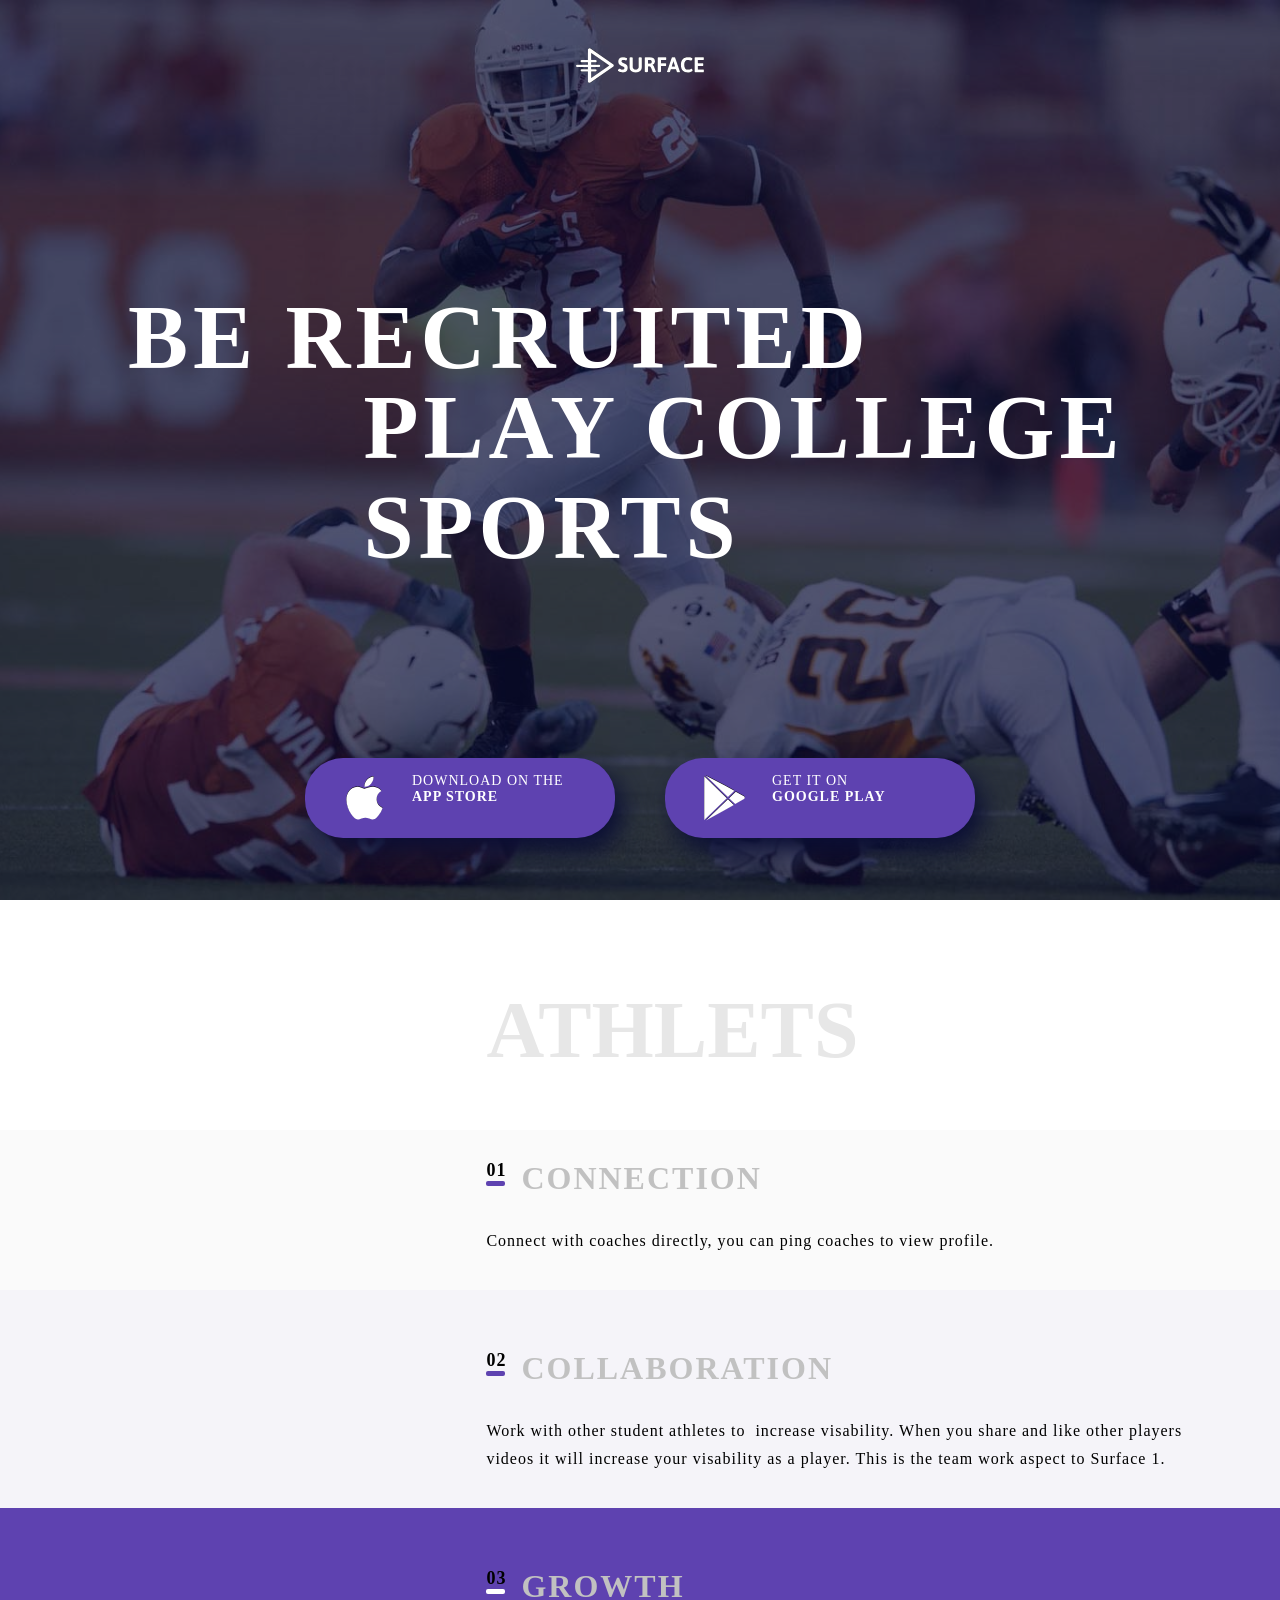
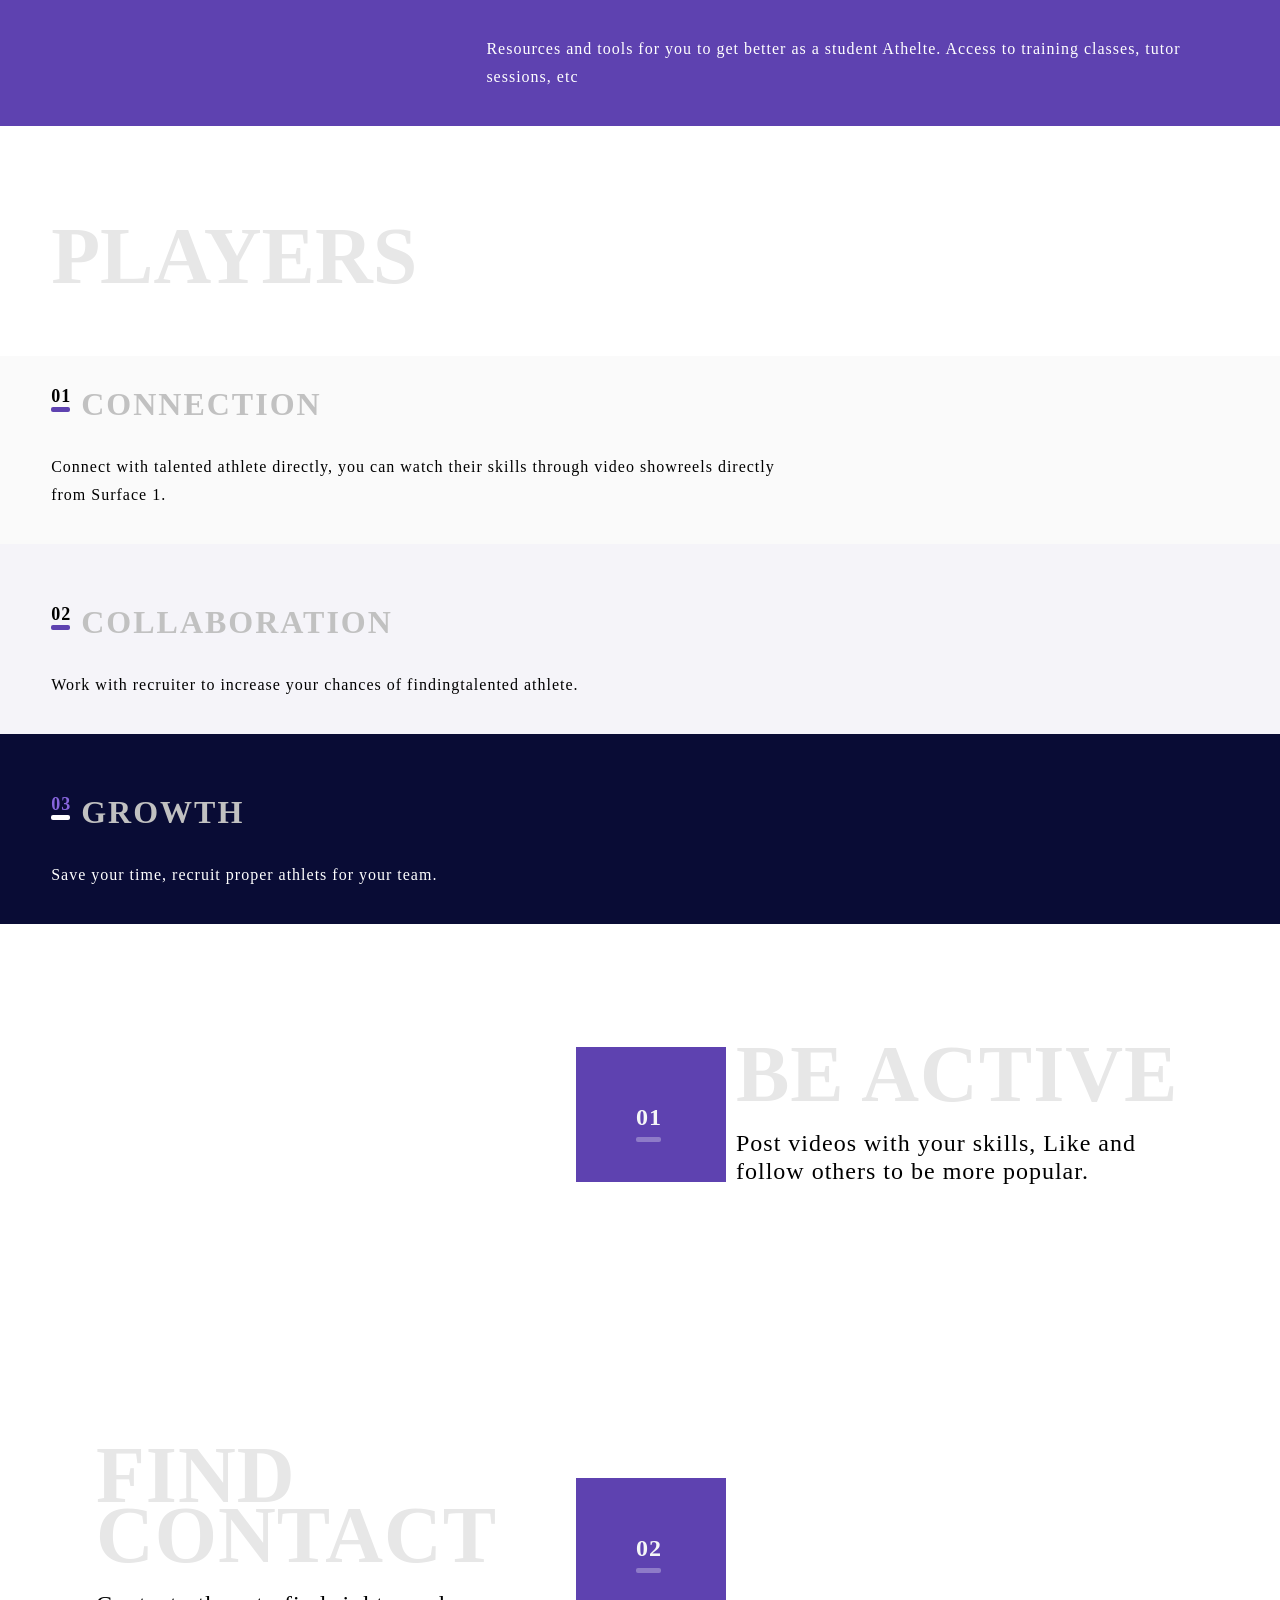
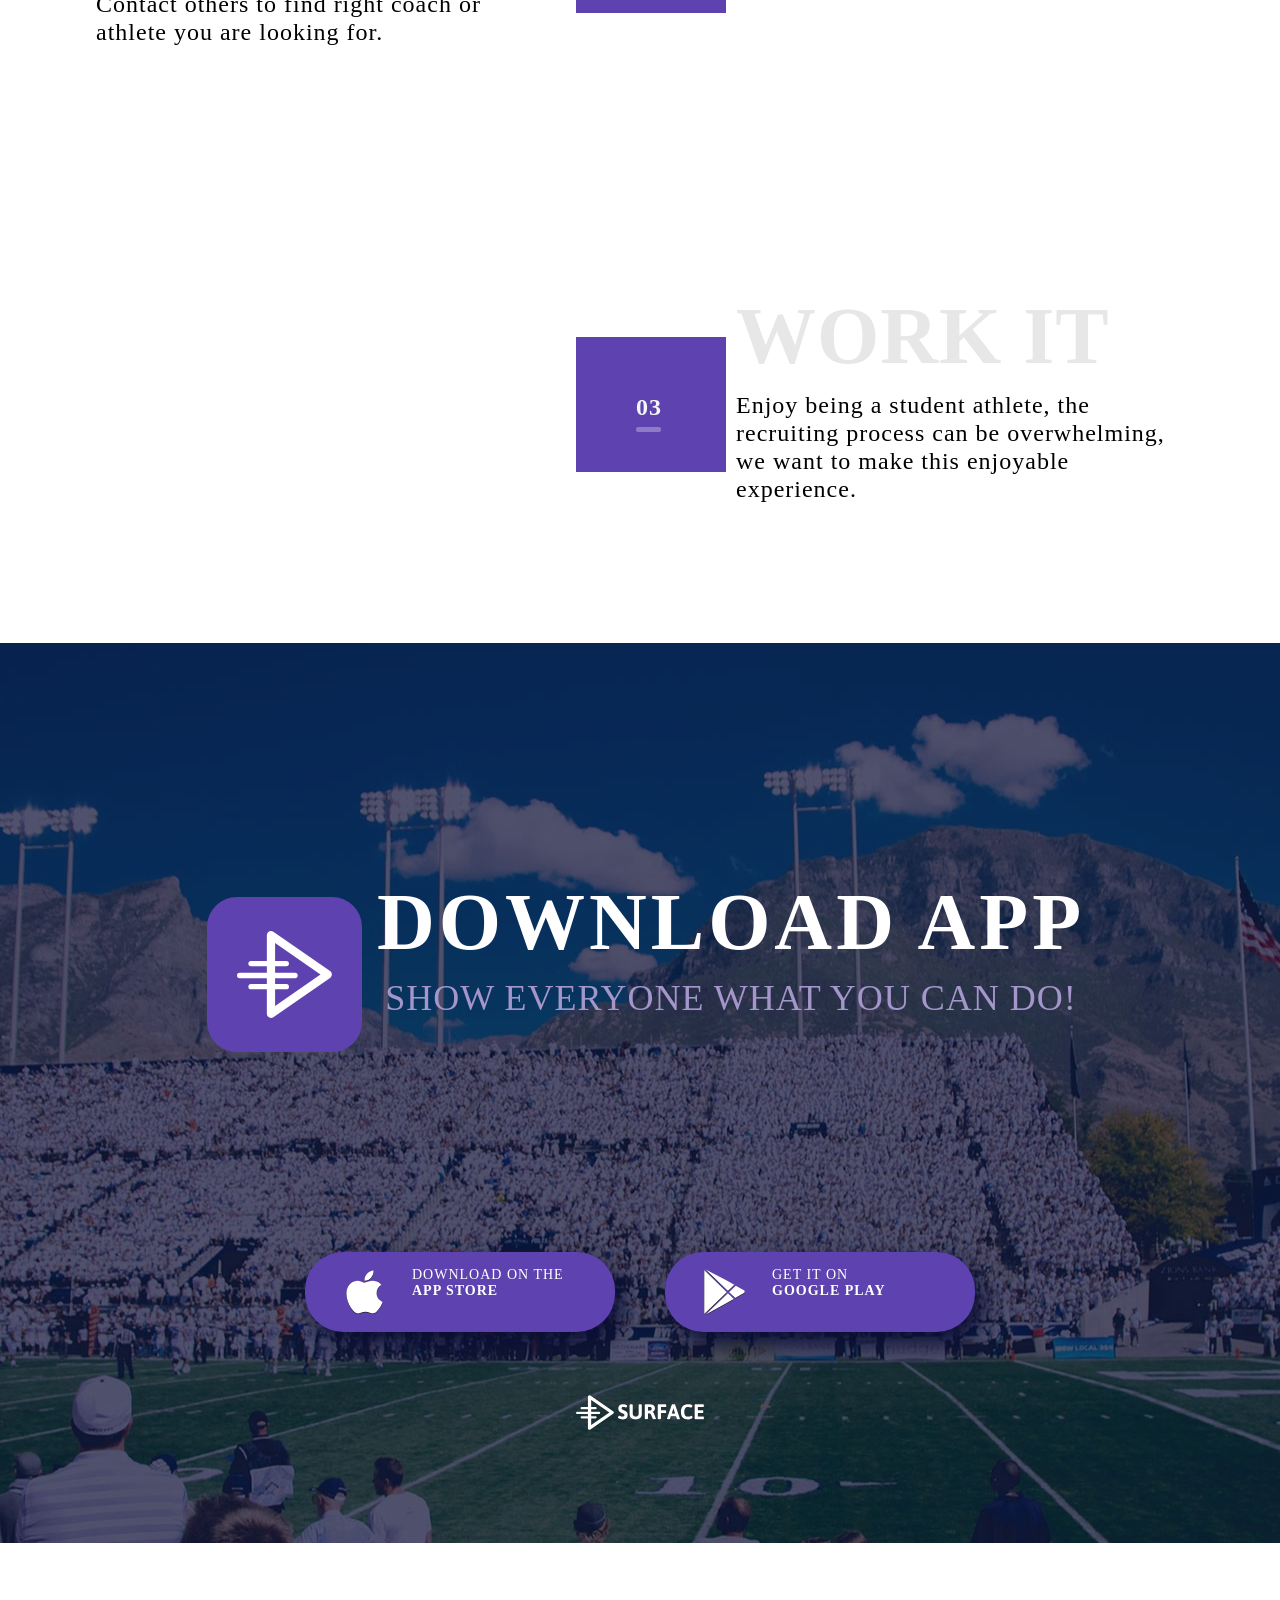
<file: index.html>
<!DOCTYPE html>
<html lang="en">

<head>
  <meta charset="UTF-8">
  <meta name="viewport" content="width=device-width, initial-scale=1.0">
  <title>MQ diploma</title>
  <link rel="stylesheet" href="css/style.css">
</head>

<body>
  <header class="welcome">
    <div class="container">
      <svg class="header-logo" xmlns="http://www.w3.org/2000/svg" viewBox="0 0 972 264">
        <g fill="#ffffff" fill-rule="evenodd">
          <g fill-rule="nonzero" stroke-linecap="round" stroke-linejoin="round">
            <path
              d="M115.5 36.848v190.304L253.03 132 115.5 36.848zM282.112 142.28l-172 119c-8.29 5.736-19.612-.198-19.612-10.28V13c0-10.082 11.321-16.016 19.612-10.28l172 119c7.184 4.97 7.184 15.59 0 20.56z" />
            <path
              d="M42.5 107h107a8 8 0 1 0 0-16h-107a8 8 0 1 0 0 16zm0 70h107a8 8 0 1 0 0-16h-107a8 8 0 1 0 0 16zM8 143h168a8 8 0 1 0 0-16H8a8 8 0 1 0 0 16z" />
          </g>
          <path
            d="M356.505 184.362c-7.63 0-14.335-.772-20.117-2.316-5.782-1.544-10.202-3.436-13.26-5.676-3.057-2.24-4.586-4.36-4.586-6.357 0-1.575.59-3.512 1.77-5.813 1.182-2.3 2.59-4.283 4.224-5.95 1.635-1.664 2.997-2.496 4.087-2.496.666 0 2.09.575 4.27 1.725 3.268 1.695 6.37 3.057 9.308 4.086 2.937 1.03 6.313 1.544 10.127 1.544 4.238 0 7.826-.832 10.762-2.497 2.936-1.665 4.404-4.587 4.404-8.764 0-2.423-.757-4.512-2.27-6.268-1.514-1.756-3.452-3.24-5.813-4.45-2.36-1.21-5.57-2.634-9.626-4.27l-7.175-3.087c-4.36-2.12-8.1-4.45-11.217-6.993-3.118-2.543-5.66-5.903-7.63-10.08-1.967-4.18-2.95-9.295-2.95-15.35 0-7.386 1.816-13.532 5.45-18.436 3.632-4.904 8.354-8.507 14.167-10.808 5.812-2.3 12.048-3.45 18.71-3.45 5.448 0 10.382.56 14.802 1.68 4.42 1.12 7.887 2.557 10.4 4.313 2.512 1.757 3.768 3.513 3.768 5.27 0 1.452-.47 3.314-1.407 5.584-.94 2.27-2.104 4.254-3.497 5.95-1.393 1.694-2.694 2.542-3.905 2.542-.544 0-1.513-.303-2.905-.908a51.939 51.939 0 0 0-6.767-2.225c-2.27-.575-5.04-.863-8.31-.863-5.63 0-9.536.893-11.715 2.68-2.18 1.785-3.27 3.89-3.27 6.31 0 2.786.742 5.117 2.225 6.994 1.484 1.877 3.36 3.42 5.63 4.632 2.27 1.21 5.435 2.604 9.492 4.178 6.115 2.603 11.11 5.07 14.985 7.402 3.875 2.33 7.22 5.676 10.036 10.035 2.816 4.36 4.224 9.93 4.224 16.712 0 8.295-1.74 15.092-5.222 20.39-3.482 5.297-7.962 9.127-13.442 11.488-5.48 2.362-11.398 3.542-17.755 3.542h-.002zm96.724 0c-9.81 0-18.21-1.544-25.204-4.632-6.993-3.087-12.337-7.553-16.03-13.396-3.693-5.842-5.54-12.88-5.54-21.115V74.832c0-1.756.787-3.073 2.36-3.95 1.576-.88 4.028-1.318 7.358-1.318h5.45c3.33 0 5.766.44 7.31 1.317 1.544.878 2.316 2.195 2.316 3.95v68.752c0 3.754.923 7.114 2.77 10.08 1.847 2.968 4.435 5.284 7.765 6.95 3.33 1.664 7.145 2.496 11.444 2.496 4.297 0 8.127-.832 11.487-2.497 3.36-1.665 5.98-3.98 7.856-6.948 1.877-2.967 2.816-6.327 2.816-10.08V74.832c0-1.756.77-3.073 2.315-3.95 1.544-.88 3.98-1.318 7.31-1.318h5.36c3.33 0 5.766.44 7.31 1.317 1.544.878 2.316 2.195 2.316 3.95v70.387c0 8.233-1.846 15.272-5.54 21.114-3.692 5.843-9.036 10.31-16.03 13.396-6.992 3.088-15.393 4.632-25.2 4.632l.001.002zm78.376-1.09c-6.478 0-9.717-1.695-9.717-5.085V76.377c0-2.24.513-3.86 1.543-4.86 1.03-.998 2.664-1.497 4.904-1.497h31.515c26.76 0 40.142 10.08 40.142 30.243 0 6.115-1.71 11.382-5.13 15.802-3.422 4.42-8.01 7.72-13.76 9.9v.636c1.998.848 4.102 2.665 6.312 5.45s3.98 5.933 5.313 9.445l14.257 35.51c.485 1.454.727 2.483.727 3.09 0 2.118-3.21 3.177-9.627 3.177h-6.63c-5.39 0-8.507-1.12-9.354-3.36l-12.806-31.515c-1.21-2.42-2.377-4.298-3.497-5.63-1.12-1.332-2.68-2.347-4.677-3.043-1.998-.696-4.692-1.044-8.083-1.044h-6.267v39.507c0 3.39-3.24 5.085-9.717 5.085h-5.45l.002-.001zm30.425-66.026c2.18 0 4.24-.62 6.177-1.862 1.938-1.24 3.48-2.92 4.632-5.04 1.15-2.12 1.724-4.45 1.724-6.993 0-3.753-1.226-6.735-3.678-8.945s-5.767-3.315-9.945-3.315h-14.167v26.156h15.258l-.001-.001zm68.116 66.026c-6.478 0-9.717-1.695-9.717-5.085V76.377c0-2.24.513-3.86 1.543-4.86 1.03-.998 2.664-1.497 4.904-1.497h53.947c1.696 0 2.922.635 3.678 1.907.757 1.27 1.136 3.33 1.136 6.176v4.904c0 2.846-.38 4.904-1.136 6.176-.756 1.27-1.982 1.907-3.678 1.907h-35.51v23.613h34.33c1.695 0 2.936.636 3.723 1.907.787 1.272 1.18 3.3 1.18 6.085v4.995c0 2.846-.393 4.92-1.18 6.222-.787 1.3-2.028 1.952-3.723 1.952h-34.33v42.323c0 3.39-3.24 5.085-9.718 5.085h-5.45.001zm70.205 0c-6.6 0-9.9-1.18-9.9-3.542 0-.666.213-1.634.637-2.906l35.6-103.807c.85-2.3 3.907-3.452 9.174-3.452h8.357c5.267 0 8.325 1.15 9.173 3.452l35.6 103.807c.304 1.21.455 2.18.455 2.906 0 1.21-.65 2.104-1.952 2.68-1.302.575-3.346.862-6.13.862h-7.085c-2.543 0-4.586-.257-6.13-.772-1.544-.514-2.498-1.377-2.86-2.588l-6.54-19.708h-38.054l-6.54 19.708c-.665 2.24-3.147 3.36-7.446 3.36h-6.359zm51.496-44.41l-9.173-28.7c-.545-1.453-1.014-3.118-1.408-4.995a182.088 182.088 0 0 1-1.044-5.358h-.635l-.363 1.997c-.606 3.572-1.302 6.357-2.09 8.355l-9.535 28.7h24.25l-.002.001zm97.995 45.5c-18.163 0-31.56-4.722-40.187-14.168-8.628-9.445-12.942-24.127-12.942-44.048 0-38.326 17.983-57.49 53.948-57.49 4.905 0 9.99.486 15.258 1.454 5.268.97 9.672 2.316 13.214 4.042 3.542 1.725 5.313 3.648 5.313 5.767 0 1.513-.605 3.496-1.816 5.948-1.21 2.452-2.65 4.616-4.314 6.493-1.665 1.878-3.133 2.817-4.405 2.817-.303 0-1.12-.303-2.452-.908a67.092 67.092 0 0 0-9.127-3.044c-3.18-.817-7.222-1.226-12.126-1.226-9.506 0-16.544 3.012-21.116 9.037-4.57 6.024-6.857 15.12-6.857 27.29s2.302 21.344 6.904 27.52c4.6 6.175 11.504 9.263 20.707 9.263 4.784 0 8.947-.484 12.49-1.453 3.54-.97 7.007-2.21 10.398-3.723.18-.06.726-.288 1.634-.682.91-.393 1.575-.59 1.998-.59 1.575 0 3.088.923 4.54 2.77 1.454 1.847 2.635 3.936 3.543 6.267.91 2.33 1.363 4.01 1.363 5.04 0 2.966-1.983 5.48-5.95 7.537-3.965 2.06-8.748 3.588-14.35 4.587-5.6 1-10.82 1.498-15.665 1.498l-.003.002zM907.06 183c-2.24 0-3.875-.515-4.905-1.544-1.03-1.03-1.544-2.664-1.544-4.904V76.377c0-2.24.514-3.86 1.543-4.86 1.03-.998 2.664-1.497 4.905-1.497h59.124c1.695 0 2.92.635 3.678 1.907.757 1.27 1.135 3.33 1.135 6.176v4.904c0 2.846-.378 4.904-1.135 6.176-.757 1.27-1.983 1.907-3.678 1.907h-40.688v23.43h36.328c1.696 0 2.922.637 3.678 1.91.757 1.27 1.136 3.33 1.136 6.174v4.996c0 2.845-.38 4.904-1.136 6.175-.756 1.272-1.982 1.908-3.678 1.908h-36.328v26.156h40.778c1.696 0 2.922.635 3.68 1.906.756 1.272 1.134 3.3 1.134 6.085v5.087c0 2.846-.378 4.904-1.135 6.176-.756 1.27-1.982 1.907-3.678 1.907H907.06z"
            fill-rule="nonzero" />
        </g>
      </svg>
      <h1 class="welcome-title">BE RECRUITED<span class="welcome-title-second">PLAY COLLEGE SPORTS</span></h1>
      <div class="button">
        <a class="button-link" href="#0">
          <svg class="apple-logo" xmlns="http://www.w3.org/2000/svg" viewBox="0 0 170 170">
            <path
              d="M150.37 130.25c-2.45 5.66-5.35 10.87-8.71 15.66-4.58 6.53-8.33 11.05-11.22 13.56-4.48 4.12-9.28 6.23-14.42 6.35-3.69 0-8.14-1.05-13.32-3.18-5.197-2.12-9.973-3.17-14.34-3.17-4.58 0-9.492 1.05-14.746 3.17-5.262 2.13-9.5 3.24-12.742 3.35-4.93.21-9.842-1.96-14.746-6.52-3.13-2.73-7.045-7.41-11.735-14.04-5.03-7.08-9.168-15.29-12.41-24.65-3.47-10.11-5.21-19.9-5.21-29.378 0-10.857 2.346-20.22 7.045-28.068C27.508 57.03 32.42 52.06 38.57 48.41s12.793-5.51 19.948-5.63c3.915 0 9.05 1.21 15.43 3.59 6.36 2.39 10.446 3.6 12.237 3.6 1.34 0 5.877-1.416 13.57-4.24 7.275-2.617 13.415-3.7 18.445-3.274 13.63 1.1 23.87 6.473 30.68 16.153-12.19 7.385-18.22 17.73-18.1 31 .11 10.338 3.86 18.94 11.23 25.77 3.34 3.17 7.07 5.62 11.22 7.36-.9 2.61-1.85 5.11-2.86 7.51zM119.11 7.24c0 8.102-2.96 15.667-8.86 22.67-7.12 8.323-15.732 13.133-25.07 12.374-.12-.972-.19-1.995-.19-3.07 0-7.778 3.387-16.102 9.4-22.908 3.002-3.446 6.82-6.31 11.45-8.597 4.62-2.253 8.99-3.498 13.1-3.71.12 1.082.17 2.165.17 3.24z" />
          </svg>
          <span class="button-text">
            <span class="button-title">download on the</span>
            <span class="button-link-text">app store</span>
          </span>
        </a>

        <a class="button-link" href="#0">
          <svg class="google-play" xmlns="http://www.w3.org/2000/svg" viewBox="0 0 505.499 505.499">
            <path
              d="M471.497 234.466l-92.082-53.135-75.733 73.208 69.215 66.907 98.6-56.91c5.43-3.133 8.677-8.756 8.677-15.03 0-6.275-3.245-11.898-8.677-15.04zM363.785 172.3l-101.332-58.497L40.375 0l250.828 242.47M44.063 505.5l218.77-120.512 94.435-54.515-66.065-63.87M25.56 9.815l-.236 489.67L278.72 254.534" />
          </svg>
          <span class="button-text">
            <span class="button-title">get it on</span>
            <span class="button-link-text">google play</span>
          </span>
        </a>
      </div>
    </div>
  </header>
  <main class="holder">
    <section class="athlets">
      <h2 class="athlets-title">ATHLETS</h2>
      <picture class="athlets-image">
        <source media="(max-width: 641px)" srcset="images/footballer_192.png">
        <source media="(max-width: 961px)" srcset="images/footballer_497.png">
        <source media="(max-width: 1921px)" srcset="images/footballer_566.png">
        <img src="images/footballer_566.png" alt="игрок в американский футбол">
      </picture>
      <div class="athlets-list">
        <div class="athlets-list-cover">
          <h3 class="athlets-list-header"><span class="athlets-list-item">01</span> CoNNection</h3>
          <p class="athlets-list-text">Connect with coaches directly, you can ping coaches to view profile.</p>
        </div>

        <div class="athlets-list-cover">
          <h3 class="athlets-list-header"><span class="athlets-list-item">02</span> Collaboration</h3>
          <p class="athlets-list-text">Work with other student athletes to  increase visability. When you share and like
            other players videos it will increase your visability as a player. This is the team work aspect to Surface
            1.
          </p>
        </div>

        <div class="athlets-list-cover">
          <h3 class="athlets-list-header"><span class="athlets-list-item">03</span> Growth</h3>
          <p class="athlets-list-text">Resources and tools for you to get better as a student Athelte. Access to
            training
            classes, tutor sessions, etc</p>
        </div>
      </div>
    </section>
    <section class="players">
      <h2 class="players-title">Players</h2>
      <picture class="players-image">
        <source media="(max-width: 641px)" srcset="images/basketballer_302.png">
        <source media="(max-width: 961px)" srcset="images/basketballer_436.png">
        <source media="(max-width: 1921px)" srcset="images/basketballer_991.png">
        <img src="images/basketballer_991.png" alt="игрок в баскетбол">
      </picture>
      <div class="players-list">
        <div class="players-list-cover">
          <h3 class="players-list-header"><span class="players-list-item">01</span> CoNNection</h3>
          <p class="players-list-text">Connect with talented athlete directly, you can watch their skills through video
            showreels directly from Surface 1.</p>
        </div>
        <div class="players-list-cover">
          <h3 class="players-list-header"><span class="players-list-item">02</span> Collaboration</h3>
          <p class="players-list-text">Work with recruiter to increase your chances of findingtalented athlete.</p>
        </div>

        <div class="players-list-cover">
          <h3 class="players-list-header"><span class="players-list-item">03</span> Growth</h3>
          <p class="players-list-text">Save your time, recruit proper athlets for your team. </p>
        </div>
      </div>
    </section>
    <section class="motivation">
      <div class="motivation-list">
        <picture class="motivation-image-first">
          <source media="(max-width: 641px)" srcset="images/be-active_640.jpg">
          <source media="(max-width: 961px)" srcset="images/be-active_960.jpg">
          <source media="(max-width: 1921px)" srcset="images/be-active_1024.jpg">
          <img class="motivation-image-first-1" src="images/be-active_1024.jpg" alt="мужчина смотрит в телефон">
        </picture>
        <div class="motivation-card">
          <h3 class="motivation-list-header"><span class="motivation-list-item">01</span>Be active</h3>
          <p class="motivation-list-text">Post videos with your skills, Like and follow others to be more popular.</p>
        </div>
      </div>
      <div class="motivation-list">
        <picture class="motivation-image-second">
          <source media="(max-width: 641px)" srcset="images/find-contact_640.jpg">
          <source media="(max-width: 961px)" srcset="images/find-contact_960.jpg">
          <source media="(max-width: 1921px)" srcset="images/find-contact_1024.jpg">
          <img class="motivation-image-second-2" src="images/find-contact_1024.jpg" alt="судья и игрок">
        </picture>
        <div class="motivation-card">
          <h3 class="motivation-list-header"><span class="motivation-list-item">02</span>FIND CONTACT</h3>
          <p class="motivation-list-text">Contact others to find right coach or athlete you are looking for. </p>
        </div>
      </div>
      <div class="motivation-list">
        <picture class="motivation-image-third">
          <source media="(max-width: 641px)" srcset="images/work-it_640.jpg">
          <source media="(max-width: 961px)" srcset="images/work-it_960.jpg">
          <source media="(max-width: 1921px)" srcset="images/work-it_1024.jpg">
          <img class="motivation-image-third-3" src="images/work-it_1024.jpg" alt="команда и группа поддержки">
        </picture>
        <div class="motivation-card">
          <h3 class="motivation-list-header"><span class="motivation-list-item">03</span>WORK IT</h3>
          <p class="motivation-list-text">Enjoy being a student athlete, the recruiting process can be overwhelming, we
            want to make this enjoyable experience. </p>
        </div>
      </div>
    </section>
  </main>
  <footer class="footer">
    <div class="footer-wrapper">
      <div class="flex-container">
        <svg class="footer-logo" xmlns="http://www.w3.org/2000/svg" viewBox="0 0 288 264">
          <g fill-rule="evenodd">
            <path
              d="M115.5 36.848v190.304L253.03 132 115.5 36.848zM282.112 142.28l-172 119c-8.29 5.736-19.612-.198-19.612-10.28V13c0-10.082 11.321-16.016 19.612-10.28l172 119c7.184 4.97 7.184 15.59 0 20.56z"
              fill-rule="nonzero" />
            <path
              d="M42.5 107h107a8 8 0 1 0 0-16h-107a8 8 0 1 0 0 16zm0 70h107a8 8 0 1 0 0-16h-107a8 8 0 1 0 0 16zM8 143h168a8 8 0 1 0 0-16H8a8 8 0 1 0 0 16z"
              fill-rule="nonzero" stroke-linecap="round" stroke-linejoin="round" />
          </g>
        </svg>
        <div class="help-container">
          <h2 class="download-link">download app</h2>
          <p class="footer-title">Show everyone what you can do!</p>
        </div>
      </div>
      <div class="button">
        <a class="button-link" href="#0">
          <svg class="apple-logo" xmlns="http://www.w3.org/2000/svg" viewBox="0 0 170 170">
            <path
              d="M150.37 130.25c-2.45 5.66-5.35 10.87-8.71 15.66-4.58 6.53-8.33 11.05-11.22 13.56-4.48 4.12-9.28 6.23-14.42 6.35-3.69 0-8.14-1.05-13.32-3.18-5.197-2.12-9.973-3.17-14.34-3.17-4.58 0-9.492 1.05-14.746 3.17-5.262 2.13-9.5 3.24-12.742 3.35-4.93.21-9.842-1.96-14.746-6.52-3.13-2.73-7.045-7.41-11.735-14.04-5.03-7.08-9.168-15.29-12.41-24.65-3.47-10.11-5.21-19.9-5.21-29.378 0-10.857 2.346-20.22 7.045-28.068C27.508 57.03 32.42 52.06 38.57 48.41s12.793-5.51 19.948-5.63c3.915 0 9.05 1.21 15.43 3.59 6.36 2.39 10.446 3.6 12.237 3.6 1.34 0 5.877-1.416 13.57-4.24 7.275-2.617 13.415-3.7 18.445-3.274 13.63 1.1 23.87 6.473 30.68 16.153-12.19 7.385-18.22 17.73-18.1 31 .11 10.338 3.86 18.94 11.23 25.77 3.34 3.17 7.07 5.62 11.22 7.36-.9 2.61-1.85 5.11-2.86 7.51zM119.11 7.24c0 8.102-2.96 15.667-8.86 22.67-7.12 8.323-15.732 13.133-25.07 12.374-.12-.972-.19-1.995-.19-3.07 0-7.778 3.387-16.102 9.4-22.908 3.002-3.446 6.82-6.31 11.45-8.597 4.62-2.253 8.99-3.498 13.1-3.71.12 1.082.17 2.165.17 3.24z" />
          </svg>
          <span class="button-text">
            <span class="button-title">download on the</span>
            <span class="button-link-text">app store</span>
          </span>
        </a>
        <a class="button-link" href="#0">
          <svg class="google-play" xmlns="http://www.w3.org/2000/svg" viewBox="0 0 505.499 505.499">
            <path
              d="M471.497 234.466l-92.082-53.135-75.733 73.208 69.215 66.907 98.6-56.91c5.43-3.133 8.677-8.756 8.677-15.03 0-6.275-3.245-11.898-8.677-15.04zM363.785 172.3l-101.332-58.497L40.375 0l250.828 242.47M44.063 505.5l218.77-120.512 94.435-54.515-66.065-63.87M25.56 9.815l-.236 489.67L278.72 254.534" />
          </svg>
          <span class="button-text">
            <span class="button-title">get it on</span>
            <span class="button-link-text">google play</span>
          </span>
        </a>
      </div>
      <svg class="header-logo" xmlns="http://www.w3.org/2000/svg" viewBox="0 0 972 264">
        <g fill="#ffffff" fill-rule="evenodd">
          <g fill-rule="nonzero" stroke-linecap="round" stroke-linejoin="round">
            <path
              d="M115.5 36.848v190.304L253.03 132 115.5 36.848zM282.112 142.28l-172 119c-8.29 5.736-19.612-.198-19.612-10.28V13c0-10.082 11.321-16.016 19.612-10.28l172 119c7.184 4.97 7.184 15.59 0 20.56z" />
            <path
              d="M42.5 107h107a8 8 0 1 0 0-16h-107a8 8 0 1 0 0 16zm0 70h107a8 8 0 1 0 0-16h-107a8 8 0 1 0 0 16zM8 143h168a8 8 0 1 0 0-16H8a8 8 0 1 0 0 16z" />
          </g>
          <path
            d="M356.505 184.362c-7.63 0-14.335-.772-20.117-2.316-5.782-1.544-10.202-3.436-13.26-5.676-3.057-2.24-4.586-4.36-4.586-6.357 0-1.575.59-3.512 1.77-5.813 1.182-2.3 2.59-4.283 4.224-5.95 1.635-1.664 2.997-2.496 4.087-2.496.666 0 2.09.575 4.27 1.725 3.268 1.695 6.37 3.057 9.308 4.086 2.937 1.03 6.313 1.544 10.127 1.544 4.238 0 7.826-.832 10.762-2.497 2.936-1.665 4.404-4.587 4.404-8.764 0-2.423-.757-4.512-2.27-6.268-1.514-1.756-3.452-3.24-5.813-4.45-2.36-1.21-5.57-2.634-9.626-4.27l-7.175-3.087c-4.36-2.12-8.1-4.45-11.217-6.993-3.118-2.543-5.66-5.903-7.63-10.08-1.967-4.18-2.95-9.295-2.95-15.35 0-7.386 1.816-13.532 5.45-18.436 3.632-4.904 8.354-8.507 14.167-10.808 5.812-2.3 12.048-3.45 18.71-3.45 5.448 0 10.382.56 14.802 1.68 4.42 1.12 7.887 2.557 10.4 4.313 2.512 1.757 3.768 3.513 3.768 5.27 0 1.452-.47 3.314-1.407 5.584-.94 2.27-2.104 4.254-3.497 5.95-1.393 1.694-2.694 2.542-3.905 2.542-.544 0-1.513-.303-2.905-.908a51.939 51.939 0 0 0-6.767-2.225c-2.27-.575-5.04-.863-8.31-.863-5.63 0-9.536.893-11.715 2.68-2.18 1.785-3.27 3.89-3.27 6.31 0 2.786.742 5.117 2.225 6.994 1.484 1.877 3.36 3.42 5.63 4.632 2.27 1.21 5.435 2.604 9.492 4.178 6.115 2.603 11.11 5.07 14.985 7.402 3.875 2.33 7.22 5.676 10.036 10.035 2.816 4.36 4.224 9.93 4.224 16.712 0 8.295-1.74 15.092-5.222 20.39-3.482 5.297-7.962 9.127-13.442 11.488-5.48 2.362-11.398 3.542-17.755 3.542h-.002zm96.724 0c-9.81 0-18.21-1.544-25.204-4.632-6.993-3.087-12.337-7.553-16.03-13.396-3.693-5.842-5.54-12.88-5.54-21.115V74.832c0-1.756.787-3.073 2.36-3.95 1.576-.88 4.028-1.318 7.358-1.318h5.45c3.33 0 5.766.44 7.31 1.317 1.544.878 2.316 2.195 2.316 3.95v68.752c0 3.754.923 7.114 2.77 10.08 1.847 2.968 4.435 5.284 7.765 6.95 3.33 1.664 7.145 2.496 11.444 2.496 4.297 0 8.127-.832 11.487-2.497 3.36-1.665 5.98-3.98 7.856-6.948 1.877-2.967 2.816-6.327 2.816-10.08V74.832c0-1.756.77-3.073 2.315-3.95 1.544-.88 3.98-1.318 7.31-1.318h5.36c3.33 0 5.766.44 7.31 1.317 1.544.878 2.316 2.195 2.316 3.95v70.387c0 8.233-1.846 15.272-5.54 21.114-3.692 5.843-9.036 10.31-16.03 13.396-6.992 3.088-15.393 4.632-25.2 4.632l.001.002zm78.376-1.09c-6.478 0-9.717-1.695-9.717-5.085V76.377c0-2.24.513-3.86 1.543-4.86 1.03-.998 2.664-1.497 4.904-1.497h31.515c26.76 0 40.142 10.08 40.142 30.243 0 6.115-1.71 11.382-5.13 15.802-3.422 4.42-8.01 7.72-13.76 9.9v.636c1.998.848 4.102 2.665 6.312 5.45s3.98 5.933 5.313 9.445l14.257 35.51c.485 1.454.727 2.483.727 3.09 0 2.118-3.21 3.177-9.627 3.177h-6.63c-5.39 0-8.507-1.12-9.354-3.36l-12.806-31.515c-1.21-2.42-2.377-4.298-3.497-5.63-1.12-1.332-2.68-2.347-4.677-3.043-1.998-.696-4.692-1.044-8.083-1.044h-6.267v39.507c0 3.39-3.24 5.085-9.717 5.085h-5.45l.002-.001zm30.425-66.026c2.18 0 4.24-.62 6.177-1.862 1.938-1.24 3.48-2.92 4.632-5.04 1.15-2.12 1.724-4.45 1.724-6.993 0-3.753-1.226-6.735-3.678-8.945s-5.767-3.315-9.945-3.315h-14.167v26.156h15.258l-.001-.001zm68.116 66.026c-6.478 0-9.717-1.695-9.717-5.085V76.377c0-2.24.513-3.86 1.543-4.86 1.03-.998 2.664-1.497 4.904-1.497h53.947c1.696 0 2.922.635 3.678 1.907.757 1.27 1.136 3.33 1.136 6.176v4.904c0 2.846-.38 4.904-1.136 6.176-.756 1.27-1.982 1.907-3.678 1.907h-35.51v23.613h34.33c1.695 0 2.936.636 3.723 1.907.787 1.272 1.18 3.3 1.18 6.085v4.995c0 2.846-.393 4.92-1.18 6.222-.787 1.3-2.028 1.952-3.723 1.952h-34.33v42.323c0 3.39-3.24 5.085-9.718 5.085h-5.45.001zm70.205 0c-6.6 0-9.9-1.18-9.9-3.542 0-.666.213-1.634.637-2.906l35.6-103.807c.85-2.3 3.907-3.452 9.174-3.452h8.357c5.267 0 8.325 1.15 9.173 3.452l35.6 103.807c.304 1.21.455 2.18.455 2.906 0 1.21-.65 2.104-1.952 2.68-1.302.575-3.346.862-6.13.862h-7.085c-2.543 0-4.586-.257-6.13-.772-1.544-.514-2.498-1.377-2.86-2.588l-6.54-19.708h-38.054l-6.54 19.708c-.665 2.24-3.147 3.36-7.446 3.36h-6.359zm51.496-44.41l-9.173-28.7c-.545-1.453-1.014-3.118-1.408-4.995a182.088 182.088 0 0 1-1.044-5.358h-.635l-.363 1.997c-.606 3.572-1.302 6.357-2.09 8.355l-9.535 28.7h24.25l-.002.001zm97.995 45.5c-18.163 0-31.56-4.722-40.187-14.168-8.628-9.445-12.942-24.127-12.942-44.048 0-38.326 17.983-57.49 53.948-57.49 4.905 0 9.99.486 15.258 1.454 5.268.97 9.672 2.316 13.214 4.042 3.542 1.725 5.313 3.648 5.313 5.767 0 1.513-.605 3.496-1.816 5.948-1.21 2.452-2.65 4.616-4.314 6.493-1.665 1.878-3.133 2.817-4.405 2.817-.303 0-1.12-.303-2.452-.908a67.092 67.092 0 0 0-9.127-3.044c-3.18-.817-7.222-1.226-12.126-1.226-9.506 0-16.544 3.012-21.116 9.037-4.57 6.024-6.857 15.12-6.857 27.29s2.302 21.344 6.904 27.52c4.6 6.175 11.504 9.263 20.707 9.263 4.784 0 8.947-.484 12.49-1.453 3.54-.97 7.007-2.21 10.398-3.723.18-.06.726-.288 1.634-.682.91-.393 1.575-.59 1.998-.59 1.575 0 3.088.923 4.54 2.77 1.454 1.847 2.635 3.936 3.543 6.267.91 2.33 1.363 4.01 1.363 5.04 0 2.966-1.983 5.48-5.95 7.537-3.965 2.06-8.748 3.588-14.35 4.587-5.6 1-10.82 1.498-15.665 1.498l-.003.002zM907.06 183c-2.24 0-3.875-.515-4.905-1.544-1.03-1.03-1.544-2.664-1.544-4.904V76.377c0-2.24.514-3.86 1.543-4.86 1.03-.998 2.664-1.497 4.905-1.497h59.124c1.695 0 2.92.635 3.678 1.907.757 1.27 1.135 3.33 1.135 6.176v4.904c0 2.846-.378 4.904-1.135 6.176-.757 1.27-1.983 1.907-3.678 1.907h-40.688v23.43h36.328c1.696 0 2.922.637 3.678 1.91.757 1.27 1.136 3.33 1.136 6.174v4.996c0 2.845-.38 4.904-1.136 6.175-.756 1.272-1.982 1.908-3.678 1.908h-36.328v26.156h40.778c1.696 0 2.922.635 3.68 1.906.756 1.272 1.134 3.3 1.134 6.085v5.087c0 2.846-.378 4.904-1.135 6.176-.756 1.27-1.982 1.907-3.678 1.907H907.06z"
            fill-rule="nonzero" />
        </g>
      </svg>
    </div>
  </footer>
</body>

</html>
</file>
<file: css/style.css>
* {
  margin: 0;
  padding: 0;
  box-sizing: border-box;
}

*::after,
::before {
  box-sizing: border-box;
}

@font-face {
  font-family: OpenSans;
  src: url(../fonts/OpenSans-Regular.woff);
  font-weight: 400;
  font-style: normal;
}

@font-face {
  font-family: OpenSans;
  src: url(../fonts/OpenSans-Bold.woff);
  font-weight: 900;
  font-style: normal;
}

body {
  display: block;
  margin: 0;
  font-family: san-serif;
  overflow-x: hidden;
}

.welcome {
  width: 100% /*320px*/;
  min-height: 100vh /*567px*/;
  position: relative;
  background: #0a0e34 url(../images/football_767.jpg) center / cover no-repeat;
}

.welcome::after {
  content: "";
  background-color: #0a0e34;
  position: absolute;
  top: 0;
  right: 0;
  bottom: 0;
  left: 0;
  opacity: 0.7;
}

.container {
  position: relative;
  z-index: 1;
}

.header-logo {
  background-image: url("../svg/surface_logo_text.svg");
  background-repeat: no-repeat;
  background-position: center;
  width: 42% /*133px*/;
  height: 38px;
  margin: 30px 29% 135px 29%;
  fill: #ffffff;
}

.welcome-title {
  margin-left: 20px;
  margin-bottom: 85px;
  margin-right: 40px;
  font-size: 28px;
  letter-spacing: 1px;
  color: #ffffff;
  font-family: "Open Sans";
  font-weight: 700;
}

.welcome-title-second {
  display: block;
  margin-left: 65px;
  margin-top: 28px;
}

.button {
  display: flex;
  flex-wrap: wrap;
}

.button-link {
  font-size: 8px;
  color: #ffffff;
  font-family: "Open Sans";
  font-weight: 700;
  text-transform: uppercase;
  text-decoration: none;
  border: none;
  border-radius: 25px;
  width: 280px;
  height: 35px;
  background-color: #5e42b0;
  margin: 0 auto 15px auto;
  display: flex;
  padding: 3px 83px;
}

.apple-logo {
  background-image: url("../svg/apple_logo_black.svg");
  background-repeat: no-repeat;
  background-position: center;
  width: 20px;
  fill: #ffffff;
}

.google-play {
  background-image: url("../svg/google-play.svg");
  background-repeat: no-repeat;
  background-position: center;
  width: 20px;
  fill: #ffffff;
}

.button-text {
  flex-direction: column;
  margin-left: 10px;
}

.button-title {
  font-size: 8px;
  color: #ffffff;
  font-family: "Open Sans";
  font-weight: 400;
  text-transform: uppercase;
  display: block;
}

.button-link-text {
  display: block;
}

.athlets-title {
  font-size: 50px;
  color: #e7e7e7;
  font-family: "Open Sans";
  font-weight: 700;
  margin-top: 25px;
  margin-bottom: 20px;
  margin-left: 20px;
  text-transform: uppercase;
}

.athlets-image {
  margin: 20px 70px;
}

.athlets-list-cover {
  background-color: #fafafa;
}

.athlets-list-cover:nth-child(3n + 2) {
  background-color: #f5f4f9;
}

.athlets-list-cover:nth-child(3n + 3) {
  background-color: #5e42b0;
}

.athlets-list-item {
  font-size: 14px;
  letter-spacing: 1px;
  color: #000000;
  font-family: "Open Sans";
  font-weight: 700;
  width: 15px;
  margin-right: 10px;
}

.athlets-list-item::after {
  content: "";
  display: block;
  width: 15px;
  height: 4px;
  border-radius: 1px;
  background-color: #5e42b0;
}

.athlets-list-header {
  font-size: 23px;
  letter-spacing: 1px;
  color: #c1c1c1;
  font-family: "Open Sans";
  font-weight: 700;
  text-transform: uppercase;
  display: flex;
  margin-left: 20px;
  padding-top: 30px;
}

.athlets-list-cover:nth-of-type(1n + 2) .athlets-list-header {
  padding-top: 60px;
}

.athlets-list-cover:nth-of-type(3n + 3) .athlets-list-item::after {
  background-color: #ffffff;
}

.athlets-list-text {
  width: 280px;
  height: auto;
  font-size: 15px;
  letter-spacing: 1px;
  line-height: 18px;
  color: #000000;
  font-family: "Open Sans";
  font-weight: 400;
  margin: 25px 20px 0 20px;
  padding-bottom: 50px;
}

.athlets-list-cover:nth-of-type(3n) .athlets-list-text {
  color: #ffffff;
}

.players-title {
  font-size: 50px;
  color: #e7e7e7;
  font-family: "Open Sans";
  font-weight: 700;
  margin-top: 25px;
  margin-bottom: 20px;
  margin-left: 20px;
  text-transform: uppercase;
}

.players-image {
  margin: 20px 10px;
}

.players-list-cover {
  background-color: #fafafa;
}

.players-list-cover:nth-child(3n + 2) {
  background-color: #f5f4f9;
}

.players-list-cover:nth-child(3n + 3) {
  background-color: #090c35;
}

.players-list-item {
  font-size: 14px;
  letter-spacing: 1px;
  color: #000000;
  font-family: "Open Sans";
  font-weight: 700;
  width: 15px;
  margin-right: 10px;
}

.players-list-item::after {
  content: "";
  display: block;
  width: 15px;
  height: 4px;
  border-radius: 1px;
  background-color: #5e42b0;
}

.players-list-header {
  font-size: 23px;
  letter-spacing: 1px;
  color: #c1c1c1;
  font-family: "Open Sans";
  font-weight: 700;
  text-transform: uppercase;
  display: flex;
  margin-left: 20px;
  padding-top: 30px;
}

.players-list-text {
  width: 280px;
  height: auto;
  font-size: 15px;
  letter-spacing: 1px;
  line-height: 18px;
  color: #000000;
  font-family: "Open Sans";
  font-weight: 400;
  margin: 25px 20px 0 20px;
  padding-bottom: 50px;
}

.players-list-cover:nth-of-type(3n) .players-list-text {
  color: #ffffff;
}

.players-list-cover:nth-of-type(1n + 2) .players-list-header {
  padding-top: 60px;
}

.players-list-cover:nth-of-type(3n + 3) .players-list-item {
  color: #8765dd;
}

.players-list-cover:nth-of-type(3n + 3) .players-list-item::after {
  background-color: #ffffff;
}

.motivation-list {
  list-style-type: none;
  display: flex;
  flex-wrap: wrap;
}

.motivation-image-first {
  width: 100%;
}

.motivation-image-second {
  width: 100%;
}

.motivation-image-third {
  width: 100%;
}

.motivation-image-first-1 {
  width: 100%;
  height: auto;
}

.motivation-image-second-2 {
  width: 100%;
  height: auto;
}

.motivation-image-third-3 {
  width: 100%;
  height: auto;
}

.motivation-list-item {
  background-color: #5e42b0;
  width: 70px;
  height: 70px;
  font-size: 14px;
  letter-spacing: 1px;
  color: #f5f6f7;
  font-family: "Open Sans";
  font-weight: 700;
  top: -58px;
  left: 20px;
  position: absolute;
  line-height: 20px;
  padding: 25px;
}

.motivation-list-item::after {
  content: "";
  display: block;
  width: 15px;
  height: 4px;
  border-radius: 1px;
  background-color: #ffffff;
  opacity: 0.3;
}

.motivation-card {
  position: relative;
}

.motivation-list-header {
  font-size: 28px;
  letter-spacing: 1px;
  line-height: 34px;
  color: #e7e7e7;
  font-family: "Open Sans";
  font-weight: 700;
  text-transform: uppercase;
  margin-top: 30px;
  margin-left: 20px;
}

.motivation-list-text {
  width: 280px;
  height: auto;
  font-size: 15px;
  letter-spacing: 1px;
  line-height: 18px;
  color: #000000;
  font-family: "Open Sans";
  font-weight: 400;
  margin: 25px 20px 50px 20px;
}

.footer {
  width: 100% /*320px*/;
  min-height: 100vh /*567px*/;
  position: relative;
  background: #0a0e34 url(../images/game_767.jpg) center / cover no-repeat;
}

.footer::after {
  content: "";
  background-color: #0a0e34;
  position: absolute;
  top: 0;
  right: 0;
  bottom: 0;
  left: 0;
  opacity: 0.7;
}

.footer-wrapper {
  position: relative;
  z-index: 1;
}

.flex-container {
  display: flex;
  flex-direction: column;
  margin-bottom: 13vh;
}

.footer-logo {
  background-repeat: no-repeat;
  background-position: center center;
  width: 50px;
  height: 50px;
  fill: #ffffff;
  margin: 17vh auto;
  background-color: #5e42b0;
  border-radius: 15px;
  border: solid #5e42b0 10px;
  box-sizing: content-box;
}

.download-link {
  text-transform: uppercase;
  text-decoration: none;
  font-size: 32px;
  letter-spacing: 2px;
  color: #ffffff;
  font-family: "Open Sans";
  font-weight: 700;
  text-align: center;
}

.footer-title {
  font-size: 14px;
  letter-spacing: 1px;
  color: #9b8ec1;
  font-family: "Open Sans";
  font-weight: 400;
  text-align: center;
  text-transform: uppercase;
}



@media (min-width: 641px) and (max-width: 960px) {

  .welcome {
    width: 100% /*770px*/;
    min-height: 100vh /*955px*/;
    position: relative;
    background: #0a0e34 url(../images/football_1280.jpg) center / cover no-repeat;
  }

  .welcome::after {
    content: "";
    background-color: #0a0e34;
    position: absolute;
    top: 0;
    right: 0;
    bottom: 0;
    left: 0;
    opacity: 0.7;
  }

  .container {
    position: relative;
    z-index: 1;
  }

  .header-logo {
    background-image: url("../svg/surface_logo_text.svg");
    background-repeat: no-repeat;
    background-position: center;
    width: 28% /*205px*/;
    height: 60px;
    margin: 3.5vh /*37px*/ 36% 0px 36%;
    fill: #ffffff;
  }

  .welcome-title {
    margin: 180px 85px 300px 90px;
    font-size: 64px;
    letter-spacing: 3px;
    color: #ffffff;
    font-family: "Open Sans";
    font-weight: 700;
  }

  .welcome-title-second {
    display: block;
    margin-top: 0;
    margin-left: 90px;
  }

  .button {
    display: flex;
  }

  .button-link {
    font-size: 14px;
    letter-spacing: 1px;
    color: #ffffff;
    font-family: "Open Sans";
    font-weight: 700;
    text-transform: uppercase;
    text-decoration: none;
    border: none;
    filter: drop-shadow(8px 13.856px 12px #0a0e34);
    border-radius: 38px;
    width: 40% /*310px*/;
    height: 80px;
    background-color: #5e42b0;
    margin: 0 5% 5vh /*90px*/ 5%;
    display: flex;
    padding: 15px 37px;
  }

  .apple-logo {
    background-image: url("../svg/apple_logo_black.svg");
    background-repeat: no-repeat;
    background-position: center;
    width: 40px;
    fill: #ffffff;
  }

  .google-play {
    background-image: url("../svg/google-play.svg");
    background-repeat: no-repeat;
    background-position: center;
    width: 40px;
    fill: #ffffff;
  }

  .button-text {
    flex-direction: column;
    margin-left: 25px;
  }

  .button-title {
    font-size: 14px;
    letter-spacing: 1px;
    color: #ffffff;
    font-family: "Open Sans";
    font-weight: 300;
    text-transform: uppercase;
    display: block;
  }

  .button-link-text {
    display: block;
  }

  .athlets {
    position: relative;
  }

  .athlets-title {
    font-size: 80px;
    color: #e7e7e7;
    font-family: "Open Sans";
    font-weight: 700;
    margin-top: 85px;
    margin-bottom: 54px;
    margin-left: 290px;
    text-transform: uppercase;
    position: relative;
  }

  .athlets-image {
    top: 0;
    right: 60% /*360px*/;
    position: absolute;
  }

  .athlets-list-cover {
    background-color: #fafafa;
  }

  .athlets-list-cover:nth-child(3n + 2) {
    background-color: #f5f4f9;
  }

  .athlets-list-cover:nth-child(3n + 3) {
    background-color: #5e42b0;
  }

  .athlets-list-item {
    font-size: 18px;
    letter-spacing: 1px;
    color: #000000;
    font-family: "Open Sans";
    font-weight: 700;
    width: 20px;
    margin-right: 15px;
  }

  .athlets-list-item::after {
    content: "";
    display: block;
    width: 19px;
    height: 5px;
    border-radius: 2px;
    background-color: #5e42b0;
  }

  .athlets-list-header {
    font-size: 32px;
    letter-spacing: 2px;
    color: #c1c1c1;
    font-family: "Open Sans";
    font-weight: 700;
    text-transform: uppercase;
    display: flex;
    margin-left: 38% /*290px*/;
    padding-top: 30px;
  }

  .athlets-list-cover:nth-of-type(3n + 3) .athlets-list-item::after {
    background-color: #ffffff;
  }

  .athlets-list-text {
    width: 58% /*445px*/;
    height: auto;
    font-size: 16px;
    letter-spacing: 1px;
    line-height: 28px;
    color: #000000;
    font-family: "Open Sans";
    font-weight: 400;
    margin: 30px 4% 0 38%;
    padding-bottom: 35px;
  }

  .athlets-list-cover:nth-of-type(3n) .athlets-list-text {
    color: #ffffff;
  }

  .players {
    position: relative;
  }

  .players-title {
    font-size: 80px;
    color: #e7e7e7;
    font-family: "Open Sans";
    font-weight: 700;
    margin-top: 85px;
    margin-bottom: 54px;
    margin-left: 4%;
    text-transform: uppercase;
    position: relative;
  }

  .players-image {
    top: 0;
    right: 0;
    left: 40% /*360px*/;
    position: absolute;
  }

  .players-list-cover {
    background-color: #fafafa;
    width: 100%;
  }

  .players-list-cover:nth-child(3n + 2) {
    background-color: #f5f4f9;
  }

  .players-list-cover:nth-child(3n + 3) {
    background-color: #090c35;
  }

  .players-list-item {
    font-size: 18px;
    letter-spacing: 1px;
    color: #000000;
    font-family: "Open Sans";
    font-weight: 700;
    width: 20px;
  }

  .players-list-item::after {
    content: "";
    display: block;
    width: 19px;
    height: 5px;
    border-radius: 2px;
    background-color: #5e42b0;
  }

  .players-list-header {
    font-size: 32px;
    letter-spacing: 2px;
    color: #c1c1c1;
    font-family: "Open Sans";
    font-weight: 700;
    text-transform: uppercase;
    display: flex;
    margin-left: 30px;
    width: 58% /*445px*/;
    padding-top: 30px;
  }

  .players-list-cover:nth-of-type(3n + 3) .athlets-list-item::after {
    background-color: #ffffff;
  }

  .players-list-text {
    width: 58% /*445px*/;
    height: auto;
    font-size: 16px;
    letter-spacing: 1px;
    line-height: 28px;
    color: #000000;
    font-family: "Open Sans";
    font-weight: 400;
    margin: 30px 4% 0 4%;
    display: block;
    padding-bottom: 35px;
  }

  .players-list-cover:nth-of-type(3n) .players-list-text {
    color: #ffffff;
  }

  .players-list-cover:nth-of-type(3n + 3) .players-list-item {
    color: #8765dd;
  }

  .players-list-cover:nth-of-type(3n + 3) .players-list-item::after {
    background-color: #ffffff;
  }

  .motivation-list {
    display: flex;
    flex-wrap: wrap;
  }

  .motivation-image-first {
    width: 100%;
  }

  .motivation-image-second {
    width: 100%;
  }

  .motivation-image-third {
    width: 100%;
  }

  .motivation-image-first-1 {
    width: 100%;
    height: auto;
  }

  .motivation-image-second-2 {
    width: 100%;
    height: auto;
  }

  .motivation-image-third-3 {
    width: 100%;
    height: auto;
  }

  .motivation-list-item {
    background-color: #5e42b0;
    width: 115px;
    height: 115px;
    font-size: 24px;
    letter-spacing: 1px;
    color: #f5f6f7;
    font-family: "Open Sans";
    font-weight: 700;
    top: -80px;
    left: 33px;
    position: absolute;
    line-height: 40px;
    padding: 35px 40px;
  }

  .motivation-list-item::after {
    content: "";
    display: block;
    width: 25px;
    height: 5px;
    border-radius: 2px;
    background-color: #ffffff;
    opacity: 0.3;
  }

  .motivation-card {
    position: relative;
  }

  .motivation-list-header {
    font-size: 80px;
    line-height: 60px;
    color: #e7e7e7;
    font-family: "Open Sans";
    font-weight: 700;
    text-transform: uppercase;
    margin-top: 90px;
    margin-left: 30px;
  }

  .motivation-list-text {
    width: 665px;
    height: auto;
    font-size: 24px;
    letter-spacing: 1px;
    line-height: 28px;
    color: #000000;
    font-family: "Open Sans";
    font-weight: 400;
    margin: 40px 30px 90px;
  }

  .footer {
    width: 100% /*770px*/;
    min-height: 100vh /*955px*/;
    position: relative;
    background: #0a0e34 url(../images/game_1280.jpg) center / cover no-repeat;
  }

  .footer::after {
    content: "";
    background-color: #0a0e34;
    position: absolute;
    top: 0;
    right: 0;
    bottom: 0;
    left: 0;
    opacity: 0.7;
  }

  .footer-wrapper {
    position: relative;
    z-index: 1;
  }

  .flex-container {
    display: flex;
    flex-direction: column;
    margin-bottom: 25vh;
  }

  .footer-logo {
    background-repeat: no-repeat;
    background-position: center center;
    width: 100px;
    height: 100px;
    fill: #ffffff;
    margin: 0;
    background-color: #5e42b0;
    border-radius: 30px;
    border: solid #5e42b0 20px;
    box-sizing: content-box;
    margin: 12.5vh 41%;
  }

  .download-link {
    text-transform: uppercase;
    text-decoration: none;
    font-size: 80px;
    letter-spacing: 4px;
    line-height: 60px;
    color: #ffffff;
    font-family: "Open Sans";
    font-weight: 700;
    margin: auto;
    text-align: center;
  }

  .footer-title {
    font-size: 36px;
    color: #a496ca;
    font-family: "Open Sans";
    font-weight: 400;
    text-transform: uppercase;
    text-align: center;
  }
}



@media (min-width: 961px) and (max-width: 1920px) {

  .welcome {
    width: 100% /*1915px*/;
    min-height: 100vh /*955px*/;
    position: relative;
    background: #0a0e34 url(../images/football_1920.jpg) center / cover no-repeat;
  }

  .welcome::after {
    content: "";
    background-color: #0a0e34;
    position: absolute;
    top: 0;
    right: 0;
    bottom: 0;
    left: 0;
    opacity: 0.7;
  }

  .container {
    position: relative;
    z-index: 1;
  }

  .header-logo {
    background-image: url("../svg/surface_logo_text.svg");
    background-repeat: no-repeat;
    background-position: center;
    width: 10% /*195px*/;
    height: 55px;
    margin: 4.2vh /*40px*/ 45% 0px 45%;
    fill: #ffffff;
  }

  .welcome-title {
    margin: 25vh 10% 0 /*295px 190px 220px*/;
    font-size: 90px;
    letter-spacing: 5px;
    line-height: 31px;
    color: #ffffff;
    font-family: "Open Sans";
    font-weight: 700;
  }

  .welcome-title-second {
    font-size: 90px;
    letter-spacing: 5px;
    line-height: 100px;
    display: block;
    margin-top: 25px;
    margin-left: 23%;
  }

  .button {
    display: flex;
    margin-top: 20vh;
    text-align: center;
    margin-right: auto;
    margin-left: auto;
  }

  .button-link {
    font-size: 14px;
    letter-spacing: 1px;
    color: #ffffff;
    font-family: "Open Sans";
    font-weight: 700;
    text-transform: uppercase;
    text-decoration: none;
    border: none;
    filter: drop-shadow(8px 13.856px 12px #0a0e34);
    border-radius: 38px;
    width: 310px;
    height: 80px;
    background-color: #5e42b0;
    display: flex;
    padding: 15px 37px;
  }

  .button-link:nth-child(2n + 1) {
    margin-right: 25px;
  }

  .button-link:nth-child(1n + 2) {
    margin-left: 25px;
  }

  .apple-logo {
    background-image: url("../svg/apple_logo_black.svg");
    background-repeat: no-repeat;
    background-position: center;
    width: 45px;
    fill: #ffffff;
  }

  .google-play {
    background-image: url("../svg/google-play.svg");
    background-repeat: no-repeat;
    background-position: center;
    width: 45px;
    fill: #ffffff;
  }

  .button-text {
    flex-direction: column;
    margin-left: 25px;
  }

  .button-title {
    font-size: 14px;
    letter-spacing: 1px;
    color: #ffffff;
    font-family: "Open Sans";
    font-weight: 300;
    text-transform: uppercase;
    display: block;
    text-align: left;
  }

  .button-link-text {
    display: block;
    text-align: left;
  }

  .athlets {
    position: relative;
  }

  .athlets-title {
    font-size: 80px;
    color: #e7e7e7;
    font-family: "Open Sans";
    font-weight: 700;
    margin-top: 85px;
    margin-bottom: 54px;
    margin-left: 38%;
    text-transform: uppercase;
    position: relative;
  }

  .athlets-image {
    top: -10vh;
    right: 60%;
    position: absolute;
  }

  .athlets-list-cover {
    background-color: #fafafa;
  }

  .athlets-list-cover:nth-child(3n + 2) {
    background-color: #f5f4f9;
  }

  .athlets-list-cover:nth-child(3n + 3) {
    background-color: #5e42b0;
  }

  .athlets-list-item {
    font-size: 18px;
    letter-spacing: 1px;
    color: #000000;
    font-family: "Open Sans";
    font-weight: 700;
    width: 20px;
    margin-right: 15px;
  }

  .athlets-list-item::after {
    content: "";
    display: block;
    width: 19px;
    height: 5px;
    border-radius: 2px;
    background-color: #5e42b0;
  }

  .athlets-list-header {
    font-size: 32px;
    letter-spacing: 2px;
    color: #c1c1c1;
    font-family: "Open Sans";
    font-weight: 700;
    text-transform: uppercase;
    display: flex;
    margin-left: 38%;
    padding-top: 30px;
  }

  .athlets-list-cover:nth-of-type(3n + 3) .athlets-list-item::after {
    background-color: #ffffff;
  }

  .athlets-list-text {
    width: 58%;
    height: auto;
    font-size: 16px;
    letter-spacing: 1px;
    line-height: 28px;
    color: #000000;
    font-family: "Open Sans";
    font-weight: 400;
    margin: 30px 4% 0 38%;
    padding-bottom: 35px;
  }

  .athlets-list-cover:nth-of-type(3n) .athlets-list-text {
    color: #ffffff;
  }

  .players {
    position: relative;
  }

  .players-title {
    font-size: 80px;
    color: #e7e7e7;
    font-family: "Open Sans";
    font-weight: 700;
    margin-top: 85px;
    margin-bottom: 54px;
    margin-left: 4%;
    text-transform: uppercase;
    position: relative;
    width: 40%;
  }

  .players-image {
    top: -10vh;
    right: 0;
    left: 40%;
    position: absolute;
  }

  .players-list-cover {
    background-color: #fafafa;
    width: 100%;
  }

  .players-list-cover:nth-child(3n + 2) {
    background-color: #f5f4f9;
  }

  .players-list-cover:nth-child(3n + 3) {
    background-color: #090c35;
  }

  .players-list-item {
    font-size: 18px;
    letter-spacing: 1px;
    color: #000000;
    font-family: "Open Sans";
    font-weight: 700;
    width: 20px;
  }

  .players-list-item::after {
    content: "";
    display: block;
    width: 19px;
    height: 5px;
    border-radius: 2px;
    background-color: #5e42b0;
  }

  .players-list-header {
    font-size: 32px;
    letter-spacing: 2px;
    color: #c1c1c1;
    font-family: "Open Sans";
    font-weight: 700;
    text-transform: uppercase;
    display: flex;
    margin-left: 4%;
    width: 58%;
    padding-top: 30px;
  }

  .players-list-cover:nth-of-type(3n + 3) .athlets-list-item::after {
    background-color: #ffffff;
  }

  .players-list-text {
    width: 58%;
    height: auto;
    font-size: 16px;
    letter-spacing: 1px;
    line-height: 28px;
    color: #000000;
    font-family: "Open Sans";
    font-weight: 400;
    margin: 30px 4% 0 4%;
    display: block;
    padding-bottom: 35px;
  }

  .players-list-cover:nth-of-type(3n) .players-list-text {
    color: #ffffff;
  }

  .players-list-cover:nth-of-type(3n + 3) .players-list-item {
    color: #8765dd;
  }

  .players-list-cover:nth-of-type(3n + 3) .players-list-item::after {
    background-color: #ffffff;
  }

  .motivation-list {
    display: flex;
    flex-wrap: wrap;
  }

  .motivation-list:nth-of-type(2) {
    flex-direction: row-reverse;
  }

  .motivation-image-first {
    width: 50%;
    height: auto;
    
  }

  .motivation-image-second {
    width: 50%;
    height: auto;
  }

  .motivation-image-third {
    width: 50%;  
    height: auto;
  }

  .motivation-image-first-1 {
    width: 100%;
    height: auto;
    display: block;
  }

  .motivation-image-second-2 {
    width: 100%;
    height: auto;
    display: block;
  }

  .motivation-image-third-3 {
    width: 100%;
    height: auto;
    display: block;
  }

  .motivation-list-item {
    background-color: #5e42b0;
    width: 150px;
    height: 135px;
    font-size: 24px;
    letter-spacing: 1px;
    color: #f5f6f7;
    font-family: "Open Sans";
    font-weight: 700;
    position: absolute;
    line-height: 40px;
    padding: 50px 60px;
    top: calc(50% - 155px/2);
    left: calc(50% - 120%/2);
  }

  .motivation-list:nth-of-type(2n) .motivation-list-item {
    left: calc(50% + 80%/2);
  }


  .motivation-list-item::after {
    content: "";
    display: block;
    width: 25px;
    height: 5px;
    border-radius: 2px;
    background-color: #ffffff;
    opacity: 0.3;
  }

  .motivation-card {
    position: relative;
    width: 50%;
    margin: 10vh 0;
  }

  .motivation-list-header {
    width: 70%;
    font-size: 80px;
    line-height: 60px;
    color: #e7e7e7;
    font-family: "Open Sans";
    font-weight: 700;
    text-transform: uppercase;
    margin-left: 15%;
  }

  .motivation-list-text {
    width: 70%;
    height: auto;
    font-size: 24px;
    letter-spacing: 1px;
    line-height: 28px;
    color: #000000;
    font-family: "Open Sans";
    font-weight: 400;
    margin-left: 15%;
  }

  .footer {
    width: 100%;
    min-height: 100vh;
    position: relative;
    background: #0a0e34 url(../images/game_1280.jpg) center / cover no-repeat;
  }

  .footer::after {
    content: "";
    background-color: #0a0e34;
    position: absolute;
    top: 0;
    right: 0;
    bottom: 0;
    left: 0;
    opacity: 0.7;
  }

  .footer-wrapper {
    position: relative;
    z-index: 1;
  }

  .flex-container {
    display: flex;
    flex-direction: row;
    padding-top: 26vh;
    margin-left: auto;
    margin-right: auto;
    width: 70%;
  }

  .footer-logo {
    background-repeat: no-repeat;
    background-position: center center;
    width: 95px;
    height: 95px;
    fill: #ffffff;
    margin: 20px 15px;
    background-color: #5e42b0;
    border-radius: 30px;
    border: solid #5e42b0 30px;
  }

  .download-link {
    text-transform: uppercase;
    text-decoration: none;
    font-size: 80px;
    letter-spacing: 4px;
    color: #ffffff;
    font-family: "Open Sans";
    font-weight: 700;
    margin-left: 0;
    margin-bottom: 1vh;
  }

  .footer-title {
    font-size: 36px;
    color: #a496ca;
    font-family: "Open Sans";
    font-weight: 400;
    text-transform: uppercase;
  }
}

@media (min-width: 1921px) {
  .welcome {
    background-image: url(../images/football-801047.jpg);
  }
}
</file>
